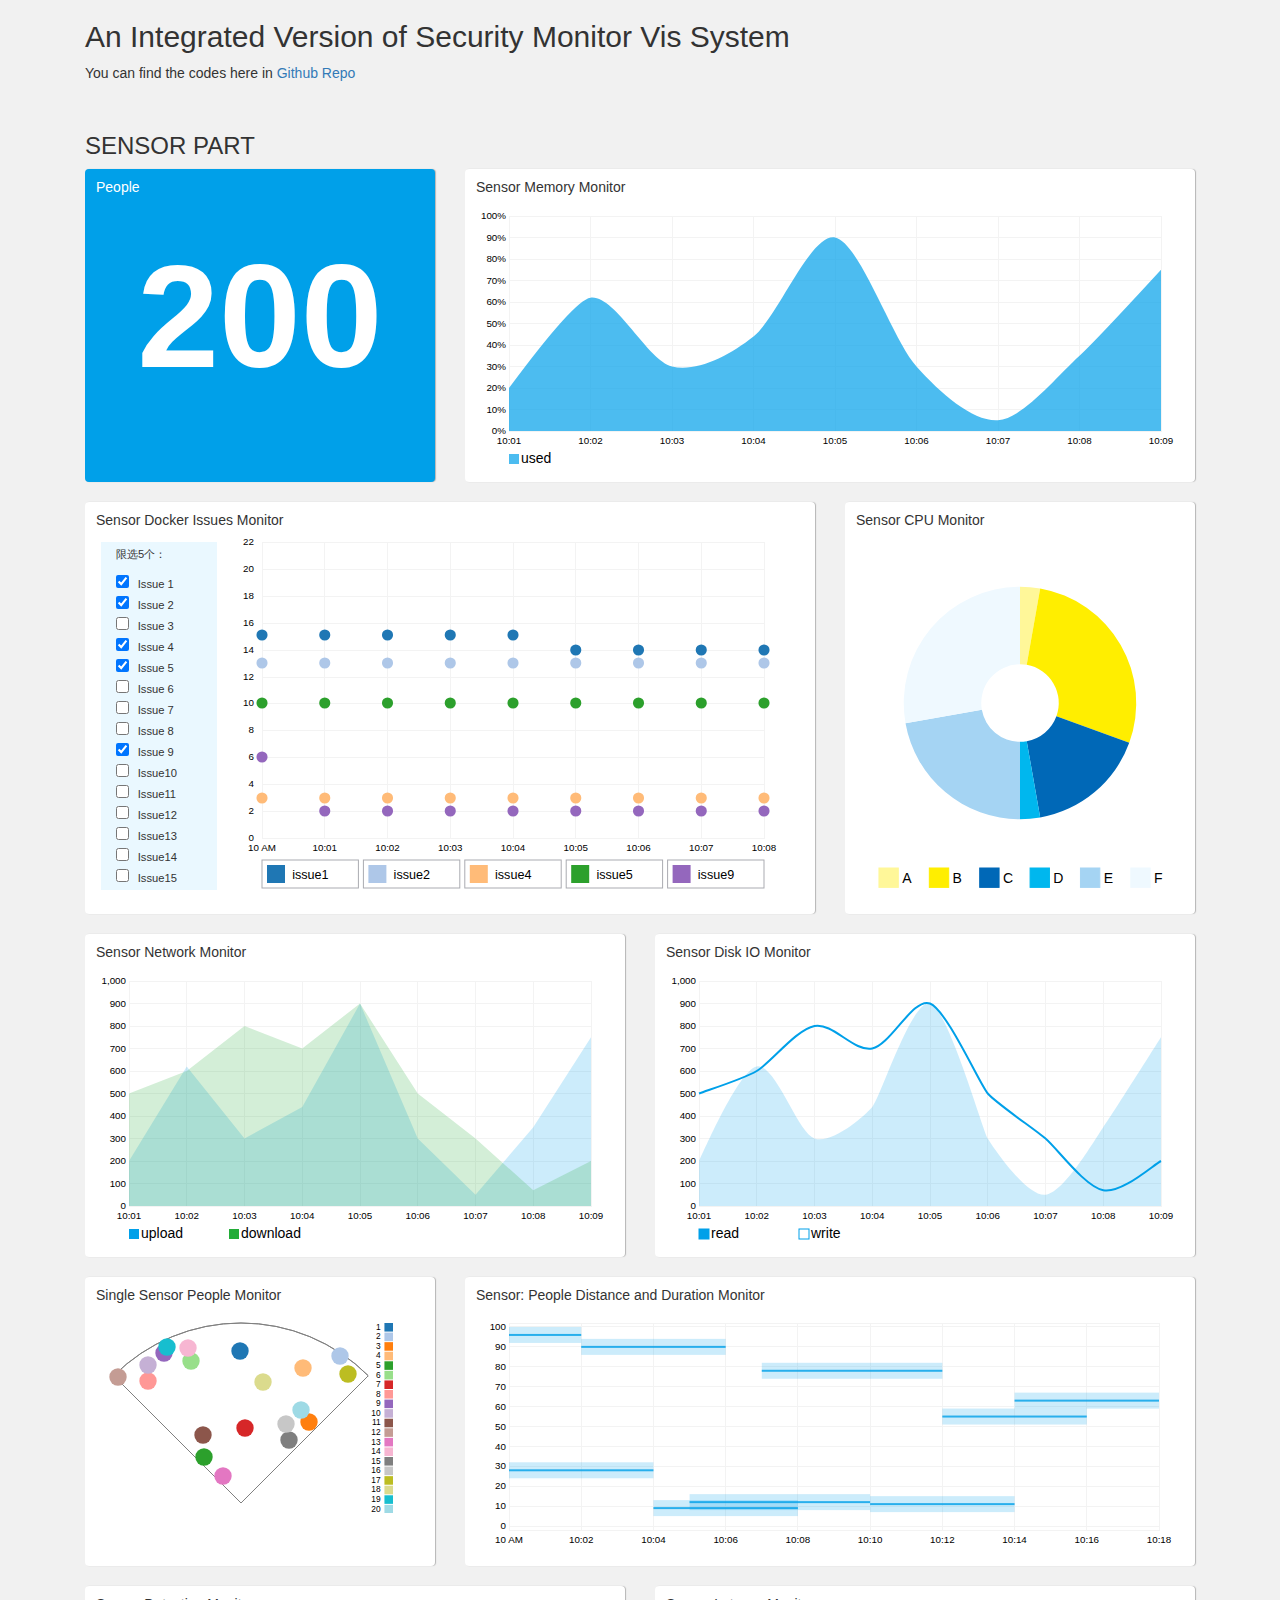
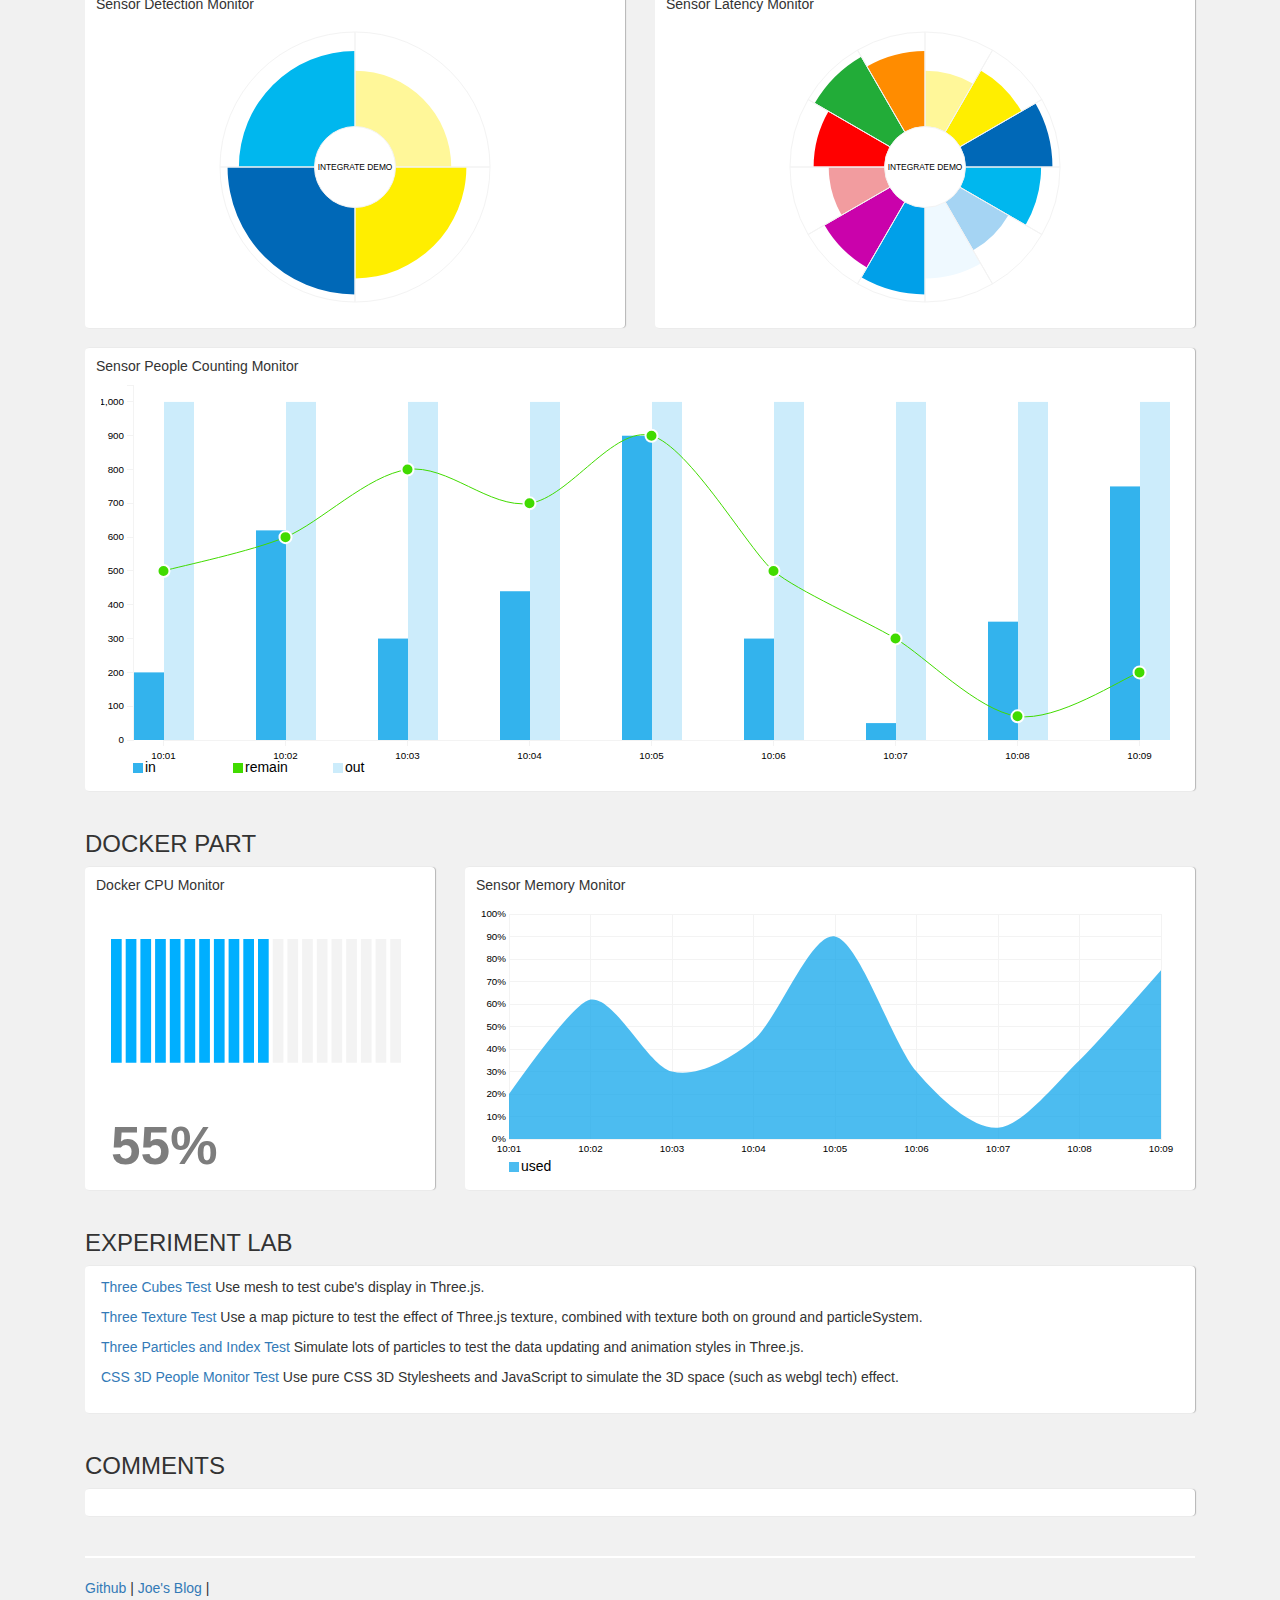
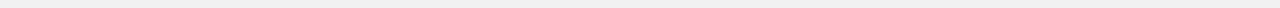
<file: index.html>
<!DOCTYPE html>
<html lang='en'>
<head>
	<title>Home | A Visualization System Prototype of Security Monitoring Product</title>
	<meta charset="utf-8">
	<meta name="viewport" content="width=device-width, initial-scale=1, maximum-scale=1">

	<link rel="stylesheet" type="text/css" href='./stylesheets/bootstrap.min.css'>
	<link rel="stylesheet" type="text/css" href="./stylesheets/style.css">
</head>
<body id='table'>
<div class='container'>
	<div class="col-sm-12 col-md-12">
		<h2>An Integrated Version of Security Monitor Vis System</h2>
		<p>You can find the codes here in <a href="https://github.com/hijiangtao/ss-vis-component/">Github Repo</a></p>
	</div>
</div>

<br>

<div class='container'>
	<div class="col-sm-12 col-md-12">
		<h3>SENSOR PART</h3>
	</div>
	<div class="col-sm-12 col-md-4">
		<div class="panel panel-card people-panel">
			<div class="panel-title">
				<h5 class="no-margin m-b">People</h5>
			</div>
			<div class="panel-body">
				<div id="sensor-moni-text" style="height:250px;">
					<h1>{{people_count}}</h1>
				</div>
			</div>
		</div>
	</div>

	<div class='col-sm-12 col-md-8'>
		<div class="panel panel-card">
			<div class="panel-title">
				<h5 class='no-margin m-b'>Sensor Memory Monitor</h5>
			</div>
			<div class="panel-body">
				<div id="sensor-mem-area-d3" style="height:270px;"></div>
			</div>
		</div>
	</div>

	<div class='col-sm-12 col-md-8'>
		<div class="panel panel-card">
			<div class="panel-title">
				<h5 class='no-margin m-b'>Sensor Docker Issues Monitor</h5>
			</div>
			<div class="panel-body">
				<div class='col-xm-2 col-sm-2 col-md-2 panel-checkbox hidden-xs hidden-sm'>
					<p>限选5个：</p>
					<form id='checkbox_opt'>
						<input id="issue1" class="scatter_checkbox" type="checkbox" name="issue1" value="1" v-on="click:checkOpt" checked="true"/><text> Issue 1</text><br>
						<input id="issue2" class="scatter_checkbox" type="checkbox" name="issue2" value="2" v-on="click:checkOpt" checked="true"/><text> Issue 2</text><br>
						<input id="issue3" class="scatter_checkbox" type="checkbox" name="issue3" value="3" v-on="click:checkOpt"/><text> Issue 3</text><br>
						<input id="issue4" class="scatter_checkbox" type="checkbox" name="issue4" value="4" v-on="click:checkOpt" checked="true"/><text> Issue 4</text><br>
						<input id="issue5" class="scatter_checkbox" type="checkbox" name="issue5" value="5" v-on="click:checkOpt" checked="true"/><text> Issue 5</text><br>
						<input id="issue6" class="scatter_checkbox" type="checkbox" name="issue6" value="6" v-on="click:checkOpt"/><text> Issue 6</text><br>
						<input id="issue7" class="scatter_checkbox" type="checkbox" name="issue7" value="7" v-on="click:checkOpt"/><text> Issue 7</text><br>
						<input id="issue8" class="scatter_checkbox" type="checkbox" name="issue8" value="8" v-on="click:checkOpt"/><text> Issue 8</text><br>
						<input id="issue9" class="scatter_checkbox" type="checkbox" name="issue9" value="9" v-on="click:checkOpt" checked="true"/><text> Issue 9</text><br>
						<input id="issue10" class="scatter_checkbox" type="checkbox" name="issue10" value="10" v-on="click:checkOpt"/><text> Issue10</text><br>
						<input id="issue11" class="scatter_checkbox" type="checkbox" name="issue11" value="11" v-on="click:checkOpt"/><text> Issue11</text><br>
						<input id="issue12" class="scatter_checkbox" type="checkbox" name="issue12" value="12" v-on="click:checkOpt"/><text> Issue12</text><br>
						<input id="issue13" class="scatter_checkbox" type="checkbox" name="issue13" value="13" v-on="click:checkOpt"/><text> Issue13</text><br>
						<input id="issue14" class="scatter_checkbox" type="checkbox" name="issue14" value="14" v-on="click:checkOpt"/><text> Issue14</text><br>
						<input id="issue15" class="scatter_checkbox" type="checkbox" name="issue15" value="15" v-on="click:checkOpt"/><text> Issue15</text><br>
					</form>
				</div>

				<div class='panel-checkbox-xs visible-xs-block visible-sm-block'>
					<p>限选5个：</p>
					<form id='checkbox_opt'>
						<input id="issue1" class="scatter_checkbox" type="checkbox" name="issue1" value="1" v-on="click:checkOpt" checked="true"/><text> Issue 1</text>
						<input id="issue2" class="scatter_checkbox" type="checkbox" name="issue2" value="2" v-on="click:checkOpt" checked="true"/><text> Issue 2</text>
						<input id="issue3" class="scatter_checkbox" type="checkbox" name="issue3" value="3" v-on="click:checkOpt"/><text> Issue 3</text>
						<input id="issue4" class="scatter_checkbox" type="checkbox" name="issue4" value="4" v-on="click:checkOpt" checked="true"/><text> Issue 4</text>
						<input id="issue5" class="scatter_checkbox" type="checkbox" name="issue5" value="5" v-on="click:checkOpt" checked="true"/><text> Issue 5</text>
						<input id="issue6" class="scatter_checkbox" type="checkbox" name="issue6" value="6" v-on="click:checkOpt"/><text> Issue 6</text>
						<input id="issue7" class="scatter_checkbox" type="checkbox" name="issue7" value="7" v-on="click:checkOpt"/><text> Issue 7</text>
						<input id="issue8" class="scatter_checkbox" type="checkbox" name="issue8" value="8" v-on="click:checkOpt"/><text> Issue 8</text>
						<input id="issue9" class="scatter_checkbox" type="checkbox" name="issue9" value="9" v-on="click:checkOpt" checked="true"/><text> Issue 9</text>
						<input id="issue10" class="scatter_checkbox" type="checkbox" name="issue10" value="10" v-on="click:checkOpt"/><text> Issue10</text>
						<input id="issue11" class="scatter_checkbox" type="checkbox" name="issue11" value="11" v-on="click:checkOpt"/><text> Issue11</text>
						<input id="issue12" class="scatter_checkbox" type="checkbox" name="issue12" value="12" v-on="click:checkOpt"/><text> Issue12</text>
						<input id="issue13" class="scatter_checkbox" type="checkbox" name="issue13" value="13" v-on="click:checkOpt"/><text> Issue13</text>
						<input id="issue14" class="scatter_checkbox" type="checkbox" name="issue14" value="14" v-on="click:checkOpt"/><text> Issue14</text>
						<input id="issue15" class="scatter_checkbox" type="checkbox" name="issue15" value="15" v-on="click:checkOpt"/><text> Issue15</text>
					</form>
				</div>

				<div class='col-xm-12 col-sm-12 col-md-10 col-xs-12'>
					<div id="sensor-docker-scatterplot-d3" style="width:100%;height:370px;"></div>
				</div>
			</div>
		</div>
	</div>

	<div class='col-sm-12 col-md-4' >
		<div class="panel panel-card">
			<div class="panel-title">
				<h5 class='no-margin m-b'>Sensor CPU Monitor</h5>
			</div>
			<div class="panel-body">
				<div id="sensor-cpu-donut-d3" style='height:370px;'></div>
			</div>
		</div>
	</div>

	<div class='col-sm-12 col-md-6'>
		<div class="panel panel-card">
			<div class="panel-title">
				<h5 class='no-margin m-b'>Sensor Network Monitor</h5>
			</div>
			<div class="panel-body">
				<div id="sensor-net-area-d3" style="height:280px;"></div>
			</div>
		</div>
	</div>

	<div class='col-sm-12 col-md-6'>
		<div class="panel panel-card">
			<div class="panel-title">
				<h5 class='no-margin m-b'>Sensor Disk IO Monitor</h5>
			</div>
			<div class="panel-body">
				<div id="sensor-disk-multi-d3" style="height:280px;"></div>
			</div>
		</div>
	</div>

	<div class='col-sm-12 col-md-4'>
		<div class="panel panel-card">
			<div class="panel-title">
				<h5 class='no-margin m-b'>Single Sensor People Monitor</h5>
			</div>
			<div class="panel-body">
				<div id="sensor-moni-arcpie-d3" style="height:247px;"></div>
			</div>
		</div>
	</div>

	<div class='col-sm-12 col-md-8'>
		<div class="panel panel-card">
			<div class="panel-title">
				<h5 class='no-margin m-b'>Sensor: People Distance and Duration Monitor</h5>
			</div>
			<div class="panel-body">
				<div id="sensor-dis-dur-timeline-d3" style="height:247px;"></div>
			</div>
		</div>
	</div>

	<div class='col-sm-12 col-md-6'>
		<div class="panel panel-card">
			<div class="panel-title">
				<h5 class='no-margin m-b'>Sensor Detection Monitor</h5>
			</div>
			<div class="panel-body">
				<div id="sensor-detec-aster-d3" style="height:300px;"></div>
			</div>
		</div>
	</div>
	<div class='col-sm-12 col-md-6'>
		<div class="panel panel-card">
			<div class="panel-title">
				<h5 class='no-margin m-b'>Sensor Latency Monitor</h5>
			</div>
			<div class="panel-body">
				<div id="sensor-detec-aster2-d3" style="height:300px;"></div>
			</div>
		</div>
	</div>
	<div class='col-sm-12 col-md-12'>
		<div class="panel panel-card">
			<div class="panel-title">
				<h5 class='no-margin m-b'>Sensor People Counting Monitor</h5>
			</div>
			<div class="panel-body">
				<div id="sensor-count-multi-d3" style="height:400px;"></div>
			</div>
		</div>
	</div>
</div>

<div class='container'>
	<div class="col-sm-12 col-md-12">
		<h3>DOCKER PART</h3>
	</div>

	<div class='col-sm-12 col-md-4'>
		<div class="panel panel-card">
			<div class="panel-title">
				<h5 class='no-margin m-b'>Docker CPU Monitor</h5>
			</div>
			<div class="panel-body">
				<div id="docker-cpu-rect-d3" style="height:280px;"></div>
			</div>
		</div>
	</div>

	<div class='col-sm-12 col-md-8'>
		<div class="panel panel-card">
			<div class="panel-title">
				<h5 class='no-margin m-b'>Sensor Memory Monitor</h5>
			</div>
			<div class="panel-body">
				<div id="docker-mem-area-d3" style="height:280px;"></div>
			</div>
		</div>
	</div>

</div>

<div class='container'>
	<div class="col-sm-12 col-md-12">
		<h3>EXPERIMENT LAB</h3>
	</div>
	<div class="col-sm-12 col-md-12">
		<div class="panel panel-card">
			<div class='panel-title'>
				<h5 class='no-margin m-b'></h5>
			</div>
			<div class="panel-body">
				<p><a href="three-test-cubes.html">Three Cubes Test</a> Use mesh to test cube's display in Three.js.</p>
				<p><a href="three-test-texture.html">Three Texture Test</a> Use a map picture to test the effect of Three.js texture, combined with texture both on ground and particleSystem.</p>
				<p><a href="three-test-index.html">Three Particles and Index Test</a> Simulate lots of particles to test the data updating and animation styles in Three.js.</p>
				<p><a href="css3d-test-people.html">CSS 3D People Monitor Test</a> Use pure CSS 3D Stylesheets and JavaScript to simulate the 3D space (such as webgl tech) effect.</p>
			</div>
		</div>
	</div>

</div>

<div class='container'>
	<div class="col-sm-12 col-md-12">
		<h3>COMMENTS</h3>
	</div>
	<div class="col-sm-12 col-md-12">
		<div class="panel panel-card">
			<div class="panel-title">
				<h5 class='no-margin m-b'></h5>
			</div>
			<div class="panel-body">
				<div class="ds-thread" data-thread-key="ss-vis-component" data-url="http://hijiangtao.github.io/ss-vis-component" data-title="Home | A Visualization System Prototype of Security Monitoring Product" ></div>
				<script type="text/javascript">
				var duoshuoQuery = {short_name:"datablog"};
					(function() {
						var ds = document.createElement('script');
						ds.type = 'text/javascript';ds.async = true;
						ds.src = (document.location.protocol == 'https:' ? 'https:' : 'http:') + '//static.duoshuo.com/embed.js';
						ds.charset = 'UTF-8';
						(document.getElementsByTagName('head')[0] 
						 || document.getElementsByTagName('body')[0]).appendChild(ds);
					})();
				</script>
			</div>
		</div>
	</div>
</div>

<div class='container'>
	<div class="col-sm-12 col-md-12">
		<hr style='border: 1px solid white'>
		<footer>
			<p>
				<a href="https://github.com/hijiangtao/">Github</a> | <a href="https://hijiangtao.github.io/">Joe's Blog</a> | <script src="https://s96.cnzz.com/z_stat.php?id=1000257487&web_id=1000257487" language="JavaScript"></script>
			</p>
		</footer>
	</div>
</div>

<script src='./javascripts/d3.v3.min.js'></script>
<script src='./javascripts/jquery.min.js'></script>
<script src='./javascripts/bootstrap.min.js'></script>
<script src='./javascripts/vue.min.js'></script>

<script src='./javascripts/integrateIndex.js'></script>
<!--<script src='./javascripts/experimentIndex.js'></script>-->
</body>
</html>
</file>
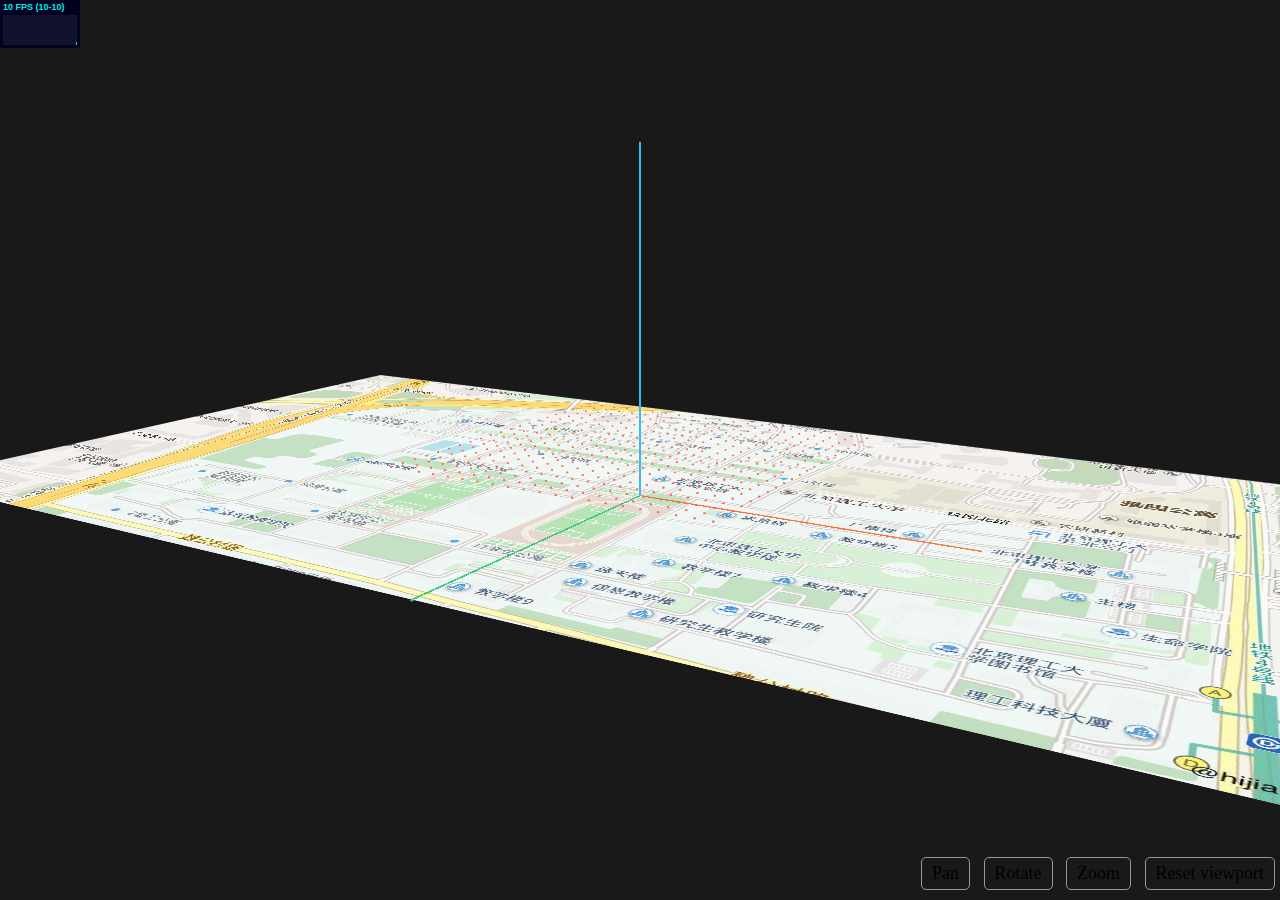
<file: css3d-test-people.html>
<!DOCTYPE html>
<html>
<head>
    <title>CSS3D People Test</title>
    <meta charset="utf-8">
    <meta name="viewport" content="width=device-width, initial-scale=1, maximum-scale=1">

    <link rel="stylesheet" type="text/css" href='stylesheets/bootstrap.min.css'>
    <style type="text/css">
        * {
            margin: 0;
            padding: 0;
        }

        nav {
            position:absolute;
            bottom: 0px;
            right: 0px;
        }
        nav button {
            fill: white;
            color: black;
        }

        body {
            width: 100vw;
            height: 100vh;
            font-family: Trebuchet MS;
            background: #191919;
            user-select: none;
        }

        main {
            width: 100%;
            height: 100%;
            position: absolute;
            overflow: hidden;
        }

        article {
            width: 100%;
            height: 100%;
            position: absolute;
            display: flex;
            justify-content: center;
            align-items: center;
            perspective: 1250px;
        }
        article.pan { cursor: -webkit-grab; }
        article.rotate { cursor: pointer; }
        article.zoom { cursor: n-resize; }

        #perspective {
            margin-top: 100px;
            width: 0;
            height: 0;
            transform-style: preserve-3d;
            transform: rotateX(-20deg) rotateY(-45deg);
        }
        #perspective.reset {
            transition: transform 1s ease-in-out;
        }

        rect {
            stroke: white;
            stroke-width: 1px;
            fill: transparent;
        }
        line {
            stroke: white;
            stroke-width: 1px;
            /*transform-style: preserve-3d;
            transform: rotateX(90deg);*/
        }

        #axis, #graph {
            margin-top: -6px;
            width: 0;
            height: 0;
            position: relative;
            transform-style: preserve-3d;
            transform: rotateX(90deg);
        }

        #axis #X #Y #Z { opacity: 0.4; }

        #X, #Y, #Z, #X div, #Y div, #Z div, .point, .point div {
            width: 2px;
            height: 2px;
            position: absolute;
        }

        #X, #Y, #Z, .point {
            top: -1px;
            left: -1px;
            transform-style: preserve-3d;
        }

        #X { transform: translateX(1px) rotateY( 90deg); }
        #Y { transform: translateY(1px) rotateX(-90deg); }
        #Z { transform: translateZ(1px); }

        #X div { background: #f56931; }
        #Y div { background: #27c26f; }
        #Z div { background: #31bdf5; }
        .projLine{
            top: -1px;
            left: -1px;
            transform-style: preserve-3d;
            transform: translateZ(1px);
            height: 60px;
        }
        .projLine div {
            background: #31bdf5;
        }

        #X .front,  #Y .front,  #Z .front  .projLine .front { transform: translateZ(500px) rotateY(0deg); }
        #X .back,   #Y .back,   #Z .back   .projLine .back  { transform: rotateY(180deg); }
        #X .left,   #Y .left,   #Z .left   { width:  500px; transform: translate3d(-250px, 0, 250px) rotateY(-90deg); }
        #X .right,  #Y .right,  #Z .right  { width:  500px; transform: translate3d(-248px, 0, 250px) rotateY( 90deg); }
        #X .top,    #Y .top,    #Z .top    { height: 500px; transform: translate3d(0, -250px, 250px) rotateX( 90deg); }
        #X .bottom, #Y .bottom, #Z .bottom { height: 500px; transform: translate3d(0, -248px, 250px) rotateX(-90deg); }

        .projLine .left   { width:  60px; transform: translate3d(-250px, 0, 250px) rotateY(-90deg); }
        .projLine .right  { width:  60px; transform: translate3d(-248px, 0, 250px) rotateY( 90deg); }
        .projLine .top    { height: 60px; transform: translate3d(0, -250px, 250px) rotateX( 90deg); }
        .projLine .bottom { height: 60px; transform: translate3d(0, -248px, 250px) rotateX(-90deg); }

        .point div { background: tomato; }

        .point .front  { transform: translateZ( 1px) rotateY(  0deg); }
        .point .back   { transform: translateZ(-1px) rotateY(180deg); }
        .point .left   { transform: translateX(-1px) rotateY(-90deg); }
        .point .right  { transform: translateX( 1px) rotateY( 90deg); }
        .point .top    { transform: translateY(-1px) rotateX( 90deg); }
        .point .bottom { transform: translateY( 1px) rotateX(-90deg); }

        label {
            position: absolute;
            color: #999;
        }
        #info {
            padding: 10px;
            font-size: 50px;
            cursor: pointer;
        }
        aside {
            padding: 28px 10px;
            position: absolute;
            left: 60px;
            opacity: 0;
            pointer-events: none;
            transition: opacity 0.3s ease;
        }
        #info:hover ~ aside {
            opacity: 1;
        }
        p {
            padding: 5px;
            font-size: 16px;
            color: #aaa;
        }
        p:first-child {
            margin-bottom: 10px;
            font-weight: bold;
            font-size: 17px;
        }

        button {
            margin: 10px 5px;
            padding: 5px 10px;
            border: solid 1px #999;
            border-radius: 5px;
            font: 18px Trebuchet MS;
            color: #999;
            background: transparent;
            cursor: pointer;
            outline: none;
        }
        button:hover {
            border-color: #aaa;
            color: #aaa;
        }
        button:active, button.selected {
            color: #eee;
        }
        #menu {
            margin: 15px;
            margin-bottom: 10px;
            padding: 20px;
            width: 100%;
            height: 500px;
            text-align: center;
            font: 18px Trebuchet MS;
            color: #999;
            background: #272727;
        }
        ::-webkit-scrollbar { width: 10px; }
        ::-webkit-scrollbar-thumb {
            border-right: solid 5px #222;
            background: #5f5f5f;
        }

        .bgImg img {
            transform: scale3d(1, 1, 1) translate3d(-1000px, -550px, 0);
        }
    </style>
</head>
<body>
    <div >
        <main>
            <article>
                <section>

                </section>
                <section id="perspective">
                    <section id="axis">
                        <figure class='bgImg'>
                            <img src="img/TextureMap.png">
                        </figure>
                        <figure id="X">
                            <div class="front"></div>
                            <div class="back"></div>
                            <div class="left"></div>
                            <div class="right"></div>
                            <div class="top"></div>
                            <div class="bottom"></div>
                        </figure>
                        <figure id="Y">
                            <div class="front"></div>
                            <div class="back"></div>
                            <div class="left"></div>
                            <div class="right"></div>
                            <div class="top"></div>
                            <div class="bottom"></div>
                        </figure>
                        <figure id="Z">
                            <div class="front"></div>
                            <div class="back"></div>
                            <div class="left"></div>
                            <div class="right"></div>
                            <div class="top"></div>
                            <div class="bottom"></div>
                        </figure>
                    </section>
                    <section id="graph"></section>
                </section>
            </article>
            <nav>
                <button onmousedown="select(this)">Pan</button>
                <button onmousedown="select(this)">Rotate</button>
                <button onmousedown="select(this)">Zoom</button>
                <button onmousedown="resetViewport()">Reset viewport</button>
                <!--<section id="menu">Your menu</section>-->
            </nav>
            <!--<label>‹</label>-->

        </main>
    </div>

    <script src='javascripts/jquery.min.js'></script>
    <script src='javascripts/bootstrap.min.js'></script>

    <script src="javascripts/Detector.js"></script>
    <script src="javascripts/stats.min.js"></script>

    <script type="text/javascript">
        var $ = document.querySelectorAll.bind(document);

        /* -------------------------------- */
        /* ---------- Navigation ---------- */
        /* -------------------------------- */
        var article = $('article')[0];
        var perspective = $('#perspective')[0];
        var buttons = $('button');

        var click = false;
        var cursor = { x: 0, y: 0 };
        var transform = {
            position: { x: 0, y: 0 },
            rotation: { x: 0, y: 0 },
            zoom: 0
        };
        var target = {
            position: { x: 0, y: 0 },
            rotation: { x: -20, y: -45 },
            zoom: 100
        };
        var targetOnDown = {
            position: { x: 0, y: 0 },
            rotation: { x: 0, y: 0 },
            zoom: 0
        };

        article.onmousedown = function(e) {
            if (e.which < 3) {
                if (e.which == 2) article.className = 'pan';
                if (article.className == 'pan')
                    article.style.cursor = '-webkit-grabbing';
                cursor.x = e.pageX;
                cursor.y = e.pageY;
                targetOnDown.position.x = target.position.x;
                targetOnDown.position.y = target.position.y;
                targetOnDown.rotation.x = target.rotation.x;
                targetOnDown.rotation.y = target.rotation.y;
                targetOnDown.zoom = target.zoom;
                click = true;
            }
        };
        article.onmousemove = function(e) {
            if (click) {
                switch (article.className) {
                    case 'pan':    target.position.x = targetOnDown.position.x + e.pageX - cursor.x;
                        target.position.y = targetOnDown.position.y + e.pageY - cursor.y;
                        break;

                    case 'rotate': target.rotation.x = targetOnDown.rotation.x - (e.pageY - cursor.y) * 0.3;
                        target.rotation.y = targetOnDown.rotation.y + (e.pageX - cursor.x) * 0.3;
                        break;

                    case 'zoom':   target.zoom = targetOnDown.zoom - (e.pageY - cursor.y) * 0.4;
                        if (target.zoom < 50) target.zoom = 50;
                        break;
                }
            }
        };
        article.onmouseup = function(e) {
            click = false;
            if (article.className == 'pan')
                article.style.cursor = '';
            if (e.which == 2) returnValue();
        };

        onkeydown = function(e) {
            if (e.altKey) article.className = 'rotate';
        };
        onkeyup = function(e) {
            if (e.keyCode == 18) returnValue();
        };

        article.addEventListener('mousewheel', scroll, false);
        article.addEventListener('DOMMouseScroll', scroll, false);
        function scroll(e) {
            e.preventDefault();
            var delta = (e.wheelDelta) ? e.wheelDelta : - e.detail;
            target.zoom += (delta > 0) ? 15 : -15;
            if (target.zoom < 50) target.zoom = 50;
        }

        function select(button) {
            [].forEach.call(buttons, function(b) { if (b != button) b.removeAttribute('class'); });
            (button.className) ? button.removeAttribute('class') : button.className = 'selected';
            switch (button.innerHTML) {
                case 'Pan': (article.className == 'pan') ? article.removeAttribute('class') : article.className = 'pan'; break;
                case 'Rotate': (article.className == 'rotate') ? article.removeAttribute('class') : article.className = 'rotate'; break;
                case 'Zoom': (article.className == 'zoom') ? article.removeAttribute('class') : article.className = 'zoom'; break;
            }
        }

        function returnValue() {
            for (var i = 0; i < buttons.length; i++)
                if (buttons[i].className == 'selected')
                    var str = buttons[i].innerHTML.toLowerCase();
            if (str) article.className = str;
            else article.removeAttribute('class');
        }

        function resetViewport() {
            target.position.x = target.position.y = 0;
            target.rotation.x = -20;
            target.rotation.y = -45;
            target.zoom = 100;
        }

        var stats = new Stats();

        // align top-left
        stats.domElement.style.position = 'absolute';
        stats.domElement.style.left = '0px';
        stats.domElement.style.top = '0px';

        document.body.appendChild( stats.domElement );

        (function animate() {
            transform.position.x += (target.position.x - transform.position.x) * 0.2;
            transform.position.y += (target.position.y - transform.position.y) * 0.2;
            transform.rotation.x += (target.rotation.x - transform.rotation.x) * 0.1;
            transform.rotation.y += (target.rotation.y - transform.rotation.y) * 0.1;
            transform.zoom += (target.zoom - transform.zoom) * 0.1;

            transform.position.x = parseFloat(transform.position.x.toFixed(2));
            transform.position.y = parseFloat(transform.position.y.toFixed(2));
            transform.rotation.x = parseFloat(transform.rotation.x.toFixed(2));
            transform.rotation.y = parseFloat(transform.rotation.y.toFixed(2));
            transform.zoom = parseFloat(transform.zoom.toFixed(2));

            perspective.style.transform =
                    perspective.style.msTransform =
                            perspective.style.mozTransform =
                                    perspective.style.webkitTransform = 'translate(' + transform.position.x + 'px, ' + transform.position.y + 'px) rotateX(' + transform.rotation.x + 'deg) rotateY(' + transform.rotation.y + 'deg) scale3d(' + transform.zoom / 100 + ', ' + transform.zoom / 100 + ', ' + transform.zoom / 100 + ')';
            requestAnimationFrame(animate);

            stats.update();
        })();

        /* -------------------------------- */
        /* -------- Graph Plotting -------- */
        /* -------------------------------- */


        var graph = $('#graph')[0];

        var svgD = $('#axis')[0];

//        var randomDraw = 0;

        for (var x = -10; x <= 10; x++) {
//            if (randomDraw++ % 2 == 0) break;

            for (var y = -10; y <= 10; y++) {
                var z = Math.pow(x, 2) + Math.pow(y, 2);
                var point = document.createElement('figure');
                point.className = 'point';
                point.innerHTML = '<div class="front"></div><div class="back"></div><div class="left"></div><div class="right"></div><div class="top"></div><div class="bottom"></div>';
                // point.style.transform =
                // point.style.msTransform =
                // point.style.mozTransform =
                point.style.webkitTransform = 'translate3d('+(x*25)+'px,'+(y*25)+'px, 60px)';
                graph.appendChild(point);

                var projection = document.createElement('figure');
                projection.className = 'projLine';
                // projection.id = 'Z';
                // projection.style.height = '60px';

                projection.innerHTML = '<div class="front"></div><div class="back"></div><div class="left"></div><div class="right"></div><div class="top"></div><div class="bottom"></div>';
                projection.style.webkitTransform = 'translate3d('+(x*25)+'px,'+(y*25)+'px, 0px)';
                svgD.appendChild(projection);
                // projection.attr('stroke', 'blue');
            }
        }

    </script>
</body>
</html>
</file>
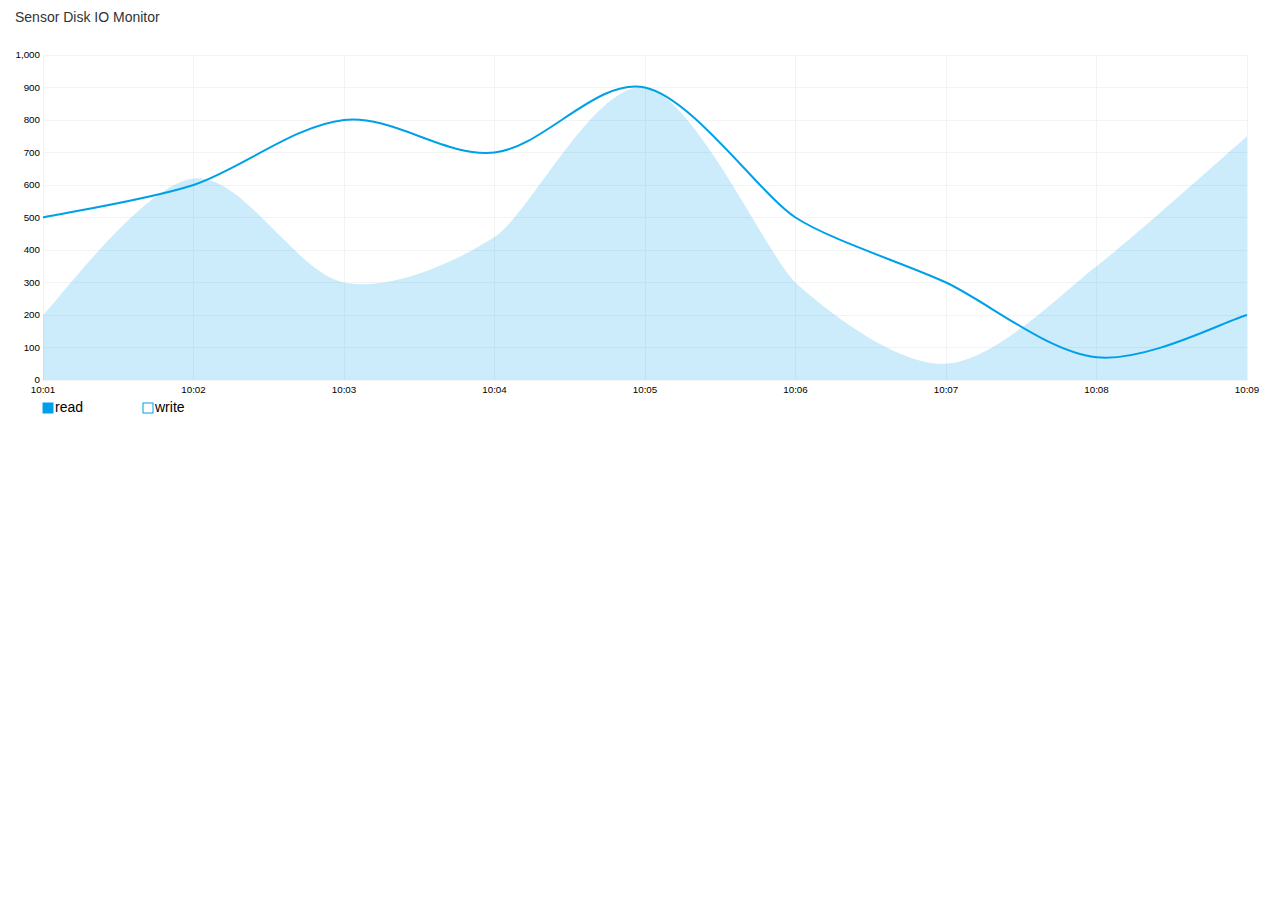
<file: d3-demo-diskio.html>
<!DOCTYPE html>
<html lang='en'>
<head>
	<title>D3 Demo Disk I/O</title>
	<meta charset="utf-8">
	<meta name="viewport" content="width=device-width, initial-scale=1, maximum-scale=1">

	<link rel="stylesheet" type="text/css" href='./stylesheets/bootstrap.min.css'>
	<link rel="stylesheet" type="text/css" href="./stylesheets/style.css">
</head>
<body style="background-color: white;">
<div>
		<div class="col-sm-12 col-md-12">
			<h5 class='no-margin m-b'>Sensor Disk IO Monitor</h5>
		</div>
		<div class="col-sm-12 col-md-12">
			<div id="sensor-disk-multi-d3" style="height:380px;"></div>
		</div>
</div>

<script src='./javascripts/d3.v3.min.js'></script>
<script src='./javascripts/jquery.min.js'></script>
<script src='./javascripts/bootstrap.min.js'></script>

<script>
	var data = [
		{time: '10:01', read: 200, write: 500, total: 1000},
		{time: '10:02', read: 620, write: 600, total: 1000},
		{time: '10:03', read: 300, write: 800, total: 1000},
		{time: '10:04', read: 440, write: 700, total: 1000},
		{time: '10:05', read: 900, write: 900, total: 1000},
		{time: '10:06', read: 300, write: 500, total: 1000},
		{time: '10:07', read: 50, write: 300, total: 1000},
		{time: '10:08', read: 350, write: 70, total: 1000},
		{time: '10:09', read: 750, write: 200, total: 1000}
	];

	var category = ['read', 'write'];

	var drawLine = ['write'],
			drawArea = ['read'];

	var hAxis = 10, mAxis = 10;

	//generation function
	function generate(data, id, lineType, axisNum) {
		var margin = {top: 20, right: 18, bottom: 35, left: 28},
				width = $(id).width() - margin.left - margin.right,
				height = $(id).height() - margin.top - margin.bottom;

		var parseDate = d3.time.format("%H:%M").parse;

		var legendSize = 10,
				legendColor = {'read': 'rgba(0, 160, 233, 1)', 'write': 'rgba(255, 255, 255, 1)'};

		var x = d3.time.scale()
				.range([0, width]);

		var y = d3.scale.linear()
				.range([height, 0]);

		//data.length/10 is set for the garantte of timeseries's fitting effect in svg chart
		var xAxis = d3.svg.axis()
				.scale(x)
				.ticks(d3.time.minutes, Math.floor(data.length / axisNum))
				.tickSize(-height)
				.tickPadding([6])
				.orient("bottom");

		var yAxis = d3.svg.axis()
				.scale(y)
				.ticks(10)
				.tickSize(-width)
				.orient("left");

		var ddata = (function() {
			var temp = {}, seriesArr = [];

			category.forEach(function (name) {
				temp[name] = {category: name, values:[]};
				seriesArr.push(temp[name]);
			});

			data.forEach(function (d) {
				category.map(function (name) {
					temp[name].values.push({'category': name, 'time': parseDate(d['time']), 'num': d[name]});
				});
			});

			return seriesArr;
		})();

		var ldata = (function() {
			var temp = {}, seriesArr = [];

			temp[drawLine[0]] = {category: drawLine[0], values:[]};
			seriesArr.push(temp[drawLine]);

			data.forEach(function (d) {
				drawLine.map(function (name) {
					temp[name].values.push({'category': name, 'time': parseDate(d['time']), 'num': d[name]});
				});
			});

			return seriesArr;
		})();

		var adata = (function() {
			var temp = {}, seriesArr = [];

			temp[drawArea[0]] = {category: drawArea[0], values:[]};
			seriesArr.push(temp[drawArea]);

			data.forEach(function (d) {
				drawArea.map(function (name) {
					temp[name].values.push({'category': name, 'time': parseDate(d['time']), 'num': d[name]});
				});
			});

			return seriesArr;
		})();

		// q = ddata;
		// console.log(ddata);

		x.domain( d3.extent(data, function(d) { return parseDate(d['time']); }) );

		y.domain([
			0,
			d3.max(ddata, function(c) { return d3.max(c.values, function(v) { return v['num']; }); })+100
		]);

		var area = d3.svg.area()
				.x(function(d) { return x(d['time']); })
				.y0(height)
				.y1(function(d) { return y(d['num']); })
				.interpolate(lineType);

		var line = d3.svg.line()
				.interpolate(lineType)
				.x(function(d) { return x(d['time']); })
				.y(function(d) { return y(d['num']); });

		d3.select('#svg-disk').remove();

		var svg = d3.select(id).append("svg")
				.attr("id", "svg-disk")
				.attr("width", width + margin.right + margin.left)
				.attr("height", height + margin.top + margin.bottom)
				.append("g")
				.attr("transform", "translate(" + margin.left + "," + margin.top + ")");

		svg.append("g")
				.attr("class", "x axis")
				.attr("id", "disk-x-axis")
				.attr("transform", "translate(0," + height + ")")
				.call(xAxis);

		svg.append("g")
				.attr("class", "y axis")
				.call(yAxis);

		var path = svg.selectAll(".gPath")
				.data(adata)
				.enter().append("g")
				.attr("class", "gPath");

		path.append("path")
				.attr("d", function(d) { return area(d['values']); })
				.attr("class", 'areaR');

		var lpath = svg.selectAll(".lpath")
				.data(ldata)
				.enter().append("g")
				.attr("class", "lpath");

		lpath.append("path")
				.attr("d", function(d) { return line(d['values']); })
				.attr("class", "areaW");

		var legend = svg.selectAll('.legend')
				.data(category)
				.enter()
				.append('g')
				.attr('class', 'legend')
				.attr('transform', function(d, i) {
					return 'translate(' + (i * 10 * legendSize) + ',' + (height + margin.bottom - legendSize * 1.2) + ')';
				});

		legend.append('rect')
				.attr('width', legendSize)
				.attr('height', legendSize)
				.style('fill', function(d) {
					return legendColor[d]
				})
				.style('stroke', function(d) {
					return legendColor['read'];
				});

		legend.append('text')
				.data(category)
				.attr('x', legendSize * 1.2)
				.attr('y', legendSize / 1.1)
				.text(function(d) {
					return d;
				});

		var points = svg.selectAll(".seriesPoints")
				.data(ddata)
				.enter().append("g")
				.attr("class", "seriesPoints");

		points.selectAll(".tipPoints")
				.data(function (d) { return d['values']; })
				.enter().append("circle")
				.attr("class", "tipPoints")
				.attr("cx", function (d) { return x(d['time']); })
				.attr("cy", function (d) { return y(d['num']); })
				.text(function (d) { return d['num']; })
				.attr("r", "6px")
				.style("fill",function (d) { return legendColor[d['category']]; })
				.style("stroke", function (d) {
					if (d['category'] === 'write')
						return legendColor['read'];
					else
						return legendColor['write'];
				})
				.on("mouseover", function (d) {
					// console.log();
					var currentX = $(this)[0]['cx']['animVal']['value'],
							currentY = $(this)[0]['cy']['animVal']['value'];

					d3.select(this).transition().duration(100).style("opacity", 1);

					var ret = $('circle').filter(function(index) {
						return ($(this)[0]['cx']['animVal']['value'] === currentX && $(this)[0]['cy']['animVal']['value'] !== currentY);
					});

					//to adjust tooltip'x content if read and write data are the same
					var jud = ret.length;

					// console.log(ret.length);

					var mainCate = (function() {
						if (jud === 0)
							return 'read/write';
						else
							return d['category'];
					})();

					var viceCate = (function() {
						if (category[0] === d['category'])
							return category[1];
						else
							return category[0];
					})();

					$.each(ret, function(index, val) {
						// console.log(mainCate + ' | ' + viceCate);

						$(val).animate({
							opacity: "1"
						}, 100);

						$(val).tooltip({
							'container': 'body',
							'placement': 'left',
							'title': viceCate + ' | ' + $(this)[0]['textContent'],
							'trigger': 'hover'
						})
								.tooltip('show');
					});

					svg.append("g")
							.attr("class", "tipDot")
							.append("line")
							.attr("class", "tipDot")
							.transition()
							.duration(50)
							.attr("x1", x(d['time']))
							.attr("x2", x(d['time']))
							.attr("y2", height);

					svg.append("polyline")
							.attr("class", "tipDot")
							.style("fill", "black")
							.attr("points", (x(d['time'])-3.5)+","+(0-2.5)+","+x(d['time'])+","+(0+6)+","+(x(d['time'])+3.5)+","+(0-2.5));

					svg.append("polyline")
							.attr("class", "tipDot")
							.style("fill", "black")
							.attr("points", (x(d['time'])-3.5)+","+(y(0)+2.5)+","+x(d['time'])+","+(y(0)-6)+","+(x(d['time'])+3.5)+","+(y(0)+2.5));

					$(this).tooltip({
						'container': 'body',
						'placement': 'left',
						'title': mainCate + ' | ' + d['num'],
						'trigger': 'hover'
					})
							.tooltip('show');
				})
				.on("mouseout",  function (d) {
					var currentX = $(this)[0]['cx']['animVal']['value'];

					d3.select(this).transition().duration(100).style("opacity", 0);

					var ret = $('circle').filter(function(index) {
						return ($(this)[0]['cx']['animVal']['value'] === currentX);
					});

					$.each(ret, function(index, val) {
						$(val).animate({
							opacity: "0"
						}, 100);

						$(val).tooltip('destroy');
					});

					d3.selectAll('.tipDot').transition().duration(100).remove();

					$(this).tooltip('destroy');
				});

		this.getOpt = function() {
			var axisOpt = new Object();
			axisOpt['x'] = x;
			axisOpt['y'] = y;
			axisOpt['xAxis'] = xAxis;
			axisOpt['width'] = width;
			axisOpt['height'] = height;

			return axisOpt;
		}

		this.getSvg = function() {
			var svgD = new Object();
			svgD['svg'] = svg;
			svgD['points'] = points;
			svgD['area'] = area;
			svgD['path'] = path;
			svgD['lpath'] = lpath;
			svgD['legendColor'] = legendColor;
			svgD['line'] = line;

			return svgD;
		}
	}

	//redraw function
	function redraw(data, id, x, y, xAxis, svg, area, line, path, lpath, points, legendColor, height, axisNum) {
		//format of time data
		var parseDate = d3.time.format("%H:%M").parse;

		var ddata = (function() {
			var temp = {}, seriesArr = [];

			category.forEach(function (name) {
				temp[name] = {category: name, values:[]};
				seriesArr.push(temp[name]);
			});

			data.forEach(function (d) {
				category.map(function (name) {
					temp[name].values.push({'category': name, 'time': parseDate(d['time']), 'num': d[name]});
				});
			});

			return seriesArr;
		})();

		var ldata = (function() {
			var temp = {}, seriesArr = [];

			temp[drawLine[0]] = {category: drawLine[0], values:[]};
			seriesArr.push(temp[drawLine]);

			data.forEach(function (d) {
				drawLine.map(function (name) {
					temp[name].values.push({'category': name, 'time': parseDate(d['time']), 'num': d[name]});
				});
			});

			return seriesArr;
		})();

		var adata = (function() {
			var temp = {}, seriesArr = [];

			temp[drawArea[0]] = {category: drawArea[0], values:[]};
			seriesArr.push(temp[drawArea]);

			data.forEach(function (d) {
				drawArea.map(function (name) {
					temp[name].values.push({'category': name, 'time': parseDate(d['time']), 'num': d[name]});
				});
			});

			return seriesArr;
		})();

		// console.log(ddata);
		// console.log(adata);
		// console.log(ldata);

		x.domain( d3.extent(data, function(d) { return parseDate(d['time']); }) );
		xAxis.ticks(d3.time.minutes, Math.floor(data.length / axisNum));

		svg.select("#disk-x-axis")
				.transition()
				.duration(200)
				.ease("sin-in-out")
				.call(xAxis);

		//different area line updating

		path.select("path")
				.data(adata)
				.transition()
				.duration(200)
				.attr("d", function(d) { return area(d['values']); })
				.attr("class", 'areaR');

		lpath.select("path")
				.data(ldata)
				.transition()
				.duration(200)
				.attr("d", function(d) { return line(d['values']); })
				.attr("class", 'areaW');

		//circle updating

		points.selectAll(".tipPoints")
				.data(function (d) { return d['values']; })
				.attr("class", "tipPoints")
				.attr("cx", function (d) { return x(d['time']); })
				.attr("cy", function (d) { return y(d['num']); });

		// //draw new dot

		// console.log(ddata);
		points.data(ddata);

		points.selectAll(".tipPoints")
				.data(function (d) {
					return d['values'];
				})
				.enter().append("circle")
				.attr("class", "tipPoints")
				.attr("cx", function (d) { return x(d['time']); })
				.attr("cy", function (d) { return y(d['num']); })
				.text(function (d) { return d['num']; })
				.attr("r", "6px")
				.style("fill",function (d) { return legendColor[d['category']]; })
				.style("stroke", function (d) {
					if (d['category'] === 'write')
						return legendColor['read'];
					else
						return legendColor['write'];
				})
				.on("mouseover", function (d) {
					// console.log();
					var currentX = $(this)[0]['cx']['animVal']['value'],
							currentY = $(this)[0]['cy']['animVal']['value'];

					d3.select(this).transition().duration(100).style("opacity", 1);

					var ret = $('circle').filter(function(index) {
						return ($(this)[0]['cx']['animVal']['value'] === currentX && $(this)[0]['cy']['animVal']['value'] !== currentY);
					});

					//to adjust tooltip'x content if read and write data are the same
					var jud = ret.length;

					var mainCate = (function() {
						if (jud === 0)
							return 'read/write';
						else
							return d['category'];
					})();

					var viceCate = (function() {
						if (category[0] === d['category'])
							return category[1];
						else
							return category[0];
					})();

					$.each(ret, function(index, val) {
						$(val).animate({
							opacity: "1"
						}, 100);

						$(val).tooltip({
							'container': 'body',
							'placement': 'left',
							'title': viceCate + ' | ' + $(this)[0]['textContent'],
							'trigger': 'hover'
						})
								.tooltip('show');
					});

					svg.append("g")
							.attr("class", "tipDot")
							.append("line")
							.attr("class", "tipDot")
							.transition()
							.duration(50)
							.attr("x1", x(d['time']))
							.attr("x2", x(d['time']))
							.attr("y2", height);

					svg.append("polyline")
							.attr("class", "tipDot")
							.style("fill", "black")
							.attr("points", (x(d['time'])-3.5)+","+(0-2.5)+","+x(d['time'])+","+(0+6)+","+(x(d['time'])+3.5)+","+(0-2.5));

					svg.append("polyline")
							.attr("class", "tipDot")
							.style("fill", "black")
							.attr("points", (x(d['time'])-3.5)+","+(y(0)+2.5)+","+x(d['time'])+","+(y(0)-6)+","+(x(d['time'])+3.5)+","+(y(0)+2.5));

					$(this).tooltip({
						'container': 'body',
						'placement': 'left',
						'title': mainCate + ' | ' + d['num'],
						'trigger': 'hover'
					})
							.tooltip('show');
				})
				.on("mouseout",  function (d) {
					var currentX = $(this)[0]['cx']['animVal']['value'];

					d3.select(this).transition().duration(100).style("opacity", 0);

					var ret = $('circle').filter(function(index) {
						return ($(this)[0]['cx']['animVal']['value'] === currentX);
					});

					$.each(ret, function(index, val) {
						$(val).animate({
							opacity: "0"
						}, 100);

						$(val).tooltip('destroy');
					});

					d3.selectAll('.tipDot').transition().duration(100).remove();

					$(this).tooltip('destroy');
				});

		//remove old dot
		points.selectAll("circle")
				.data(function (d) { return d['values']; })
				.exit()
				.transition()
				.duration(200)
				.remove();

	}

	//inits chart
	var sca = new generate(data, "#sensor-disk-multi-d3", "monotone", 6);

	//dynamic data and chart update
	setInterval(function() {
		//update donut data
		data.push({time: hAxis + ":" + mAxis, read: Math.random()*700+200, write: Math.random()*500+400, total: 1000});

		// console.log(tAxis);
		if(mAxis === 59) {
			hAxis++;
			mAxis=0;
		}
		else {
			mAxis++;
		}

		if (Object.keys(data).length === 60) data.shift();

		redraw(data, "#sensor-disk-multi-d3", sca.getOpt()['x'], sca.getOpt()['y'], sca.getOpt()['xAxis'], sca.getSvg()['svg'], sca.getSvg()['area'], sca.getSvg()['line'], sca.getSvg()['path'], sca.getSvg()['lpath'], sca.getSvg()['points'], sca.getSvg()['legendColor'], sca.getOpt()['height'], 6);
	}, 3000);
</script>
</body>
</html>
</file>
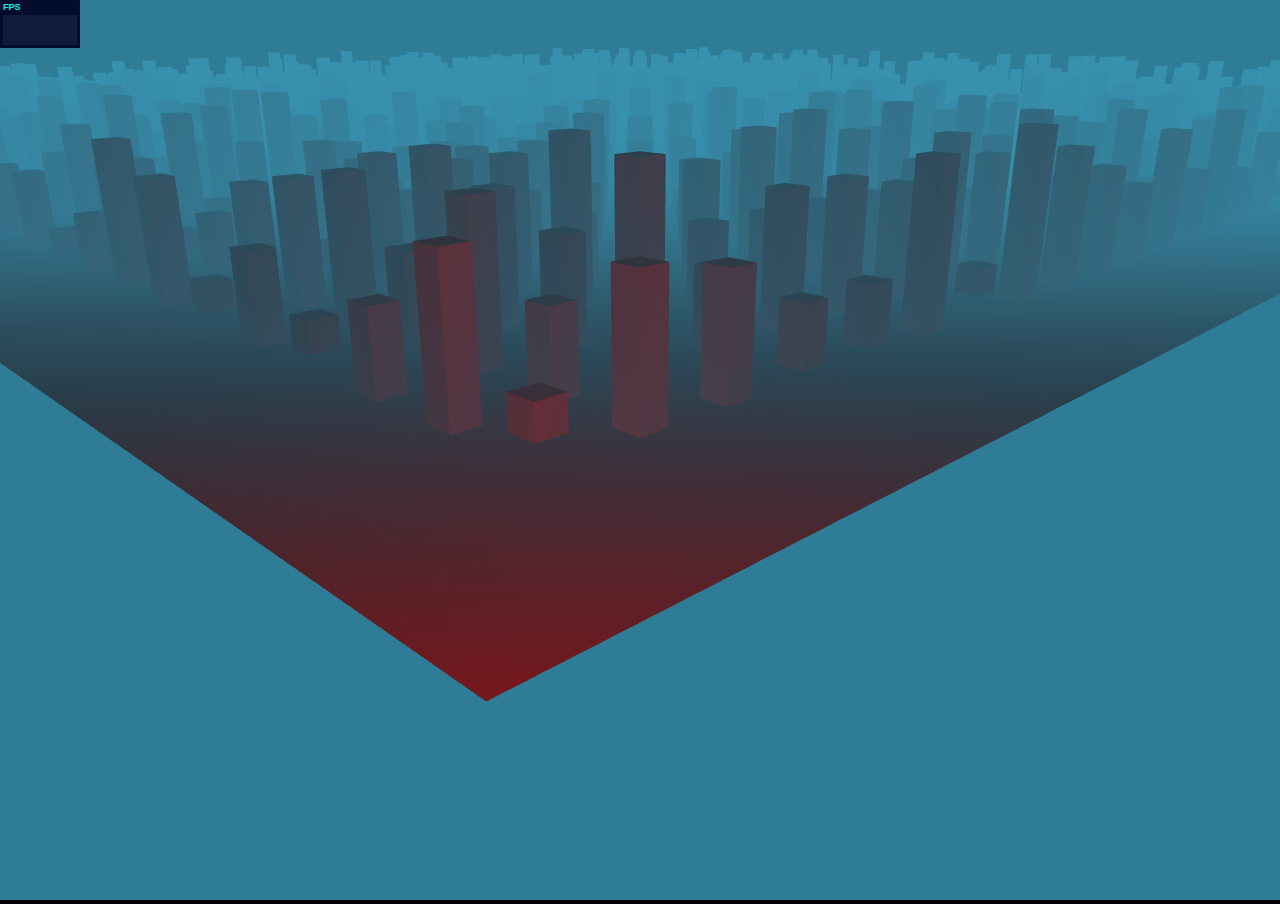
<file: three-test-cubes.html>
<!DOCTYPE html>
<html lang="en">
<head>
    <meta charset="UTF-8">
    <title>Three Cubes Test</title>

    <link rel="stylesheet" type="text/css" href="stylesheets/threeStylesheet.css">
</head>
<body>
    <div id="WebGL-output"></div>

    <script src='javascripts/jquery.min.js'></script>
    <script src='javascripts/three.min.js'></script>
    <script src='javascripts/TrackballControls.js'></script>
    <script src="javascripts/Detector.js"></script>
    <script src="javascripts/stats.min.js"></script>

    <!-- Script for creating cubes in the space-->
    <script>
        var scene = new THREE.Scene();
        var camera = new THREE.PerspectiveCamera(45, window.innerWidth /     window.innerHeight, 0.1, 1000);
        var renderer = new THREE.WebGLRenderer( { antialias: true } );

        var controls;

        renderer.setSize(window.innerWidth, window.innerHeight);

        renderer.setClearColor(0x2e7c95);
        scene.fog = new THREE.FogExp2( 0x3690ae, 0.0085 );

        var groundGeo = new THREE.PlaneGeometry(400,400,4,4);
        var groundMat = new THREE.MeshPhongMaterial({color:0x244876});
        groundMat.shininess = 100;
        var ground = new THREE.Mesh(groundGeo,groundMat);
        scene.add(ground);

        ground.position.x = 180;
        ground.position.y = 0;
        ground.position.z = -190;
        ground.rotation.x = -1.55;

        camera.position.x = -45;
        camera.position.y = 25;
        camera.position.z = 45;

        camera.rotation.y = 0.8;
        camera.rotation.z = 0.5;
        camera.rotation.x = 0.5;

        // lights

        light = new THREE.DirectionalLight( 0xff0000 );
        light.position.set( 1, 1, 1 );
        scene.add( light );

        light = new THREE.DirectionalLight( 0xff0000 );
        light.position.set( -1, -1, -1 );
        scene.add( light );

//        light = new THREE.AmbientLight( 0xff0000 );
//        scene.add( light );

        var directionalLight = new THREE.DirectionalLight( 0xff0000, 1 );
        directionalLight.position.set( -20, 10, 30 );
        scene.add( directionalLight );

        var pointLight = new THREE.PointLight( 0xff0000, 10, 100 );
//        pointLight.position.set( 10, 10, 10 );
        scene.add(pointLight);

        var monolith = [];
        var monolithGeo = new THREE.CubeGeometry( 3,3,3 );
        var monolithMat = new THREE.MeshPhongMaterial( { color: 0x244876 });
        monolithMat.shininess = 100;
        var monolithRow = [];
        var rowZ = 0;

        for (r=0; r<35; r++){
            rowZ -= 10;

            for (i=0; i<35; i++){
                monolith[i] = new THREE.Mesh(monolithGeo, monolithMat);
                monolith[i].position.x = i*10;
                monolith[i].position.y = 0;
                monolith[i].position.z = rowZ;

                var rand = Math.ceil(Math.random()*10);
                monolith[i].scale.y = rand;
                scene.add(monolith[i]);
            }
        }

        controls = new THREE.TrackballControls( camera );

        controls.rotateSpeed = 1.0;
        controls.zoomSpeed = 1.2;
        controls.panSpeed = 0.8;

        controls.noZoom = false;
        controls.noPan = false;

        controls.staticMoving = true;
        controls.dynamicDampingFactor = 0.3;

        controls.keys = [ 65, 83, 68 ];

        controls.addEventListener( 'change', render );

        // STATS1

        var stats = new Stats();

        // align top-left
        stats.domElement.style.position = 'absolute';
        stats.domElement.style.left = '0px';
        stats.domElement.style.top = '0px';

        document.body.appendChild( stats.domElement );

        animate();
        render();

        function animate() {
            requestAnimationFrame( animate );
            controls.update();

            stats.update();

        }

        function render(){
            pointLight.position.set(camera.position.x,camera.position.y,camera.position.z);

            renderer.render(scene, camera);
        };

        $("#WebGL-output").append(renderer.domElement);
    </script>
</body>
</html>
</file>
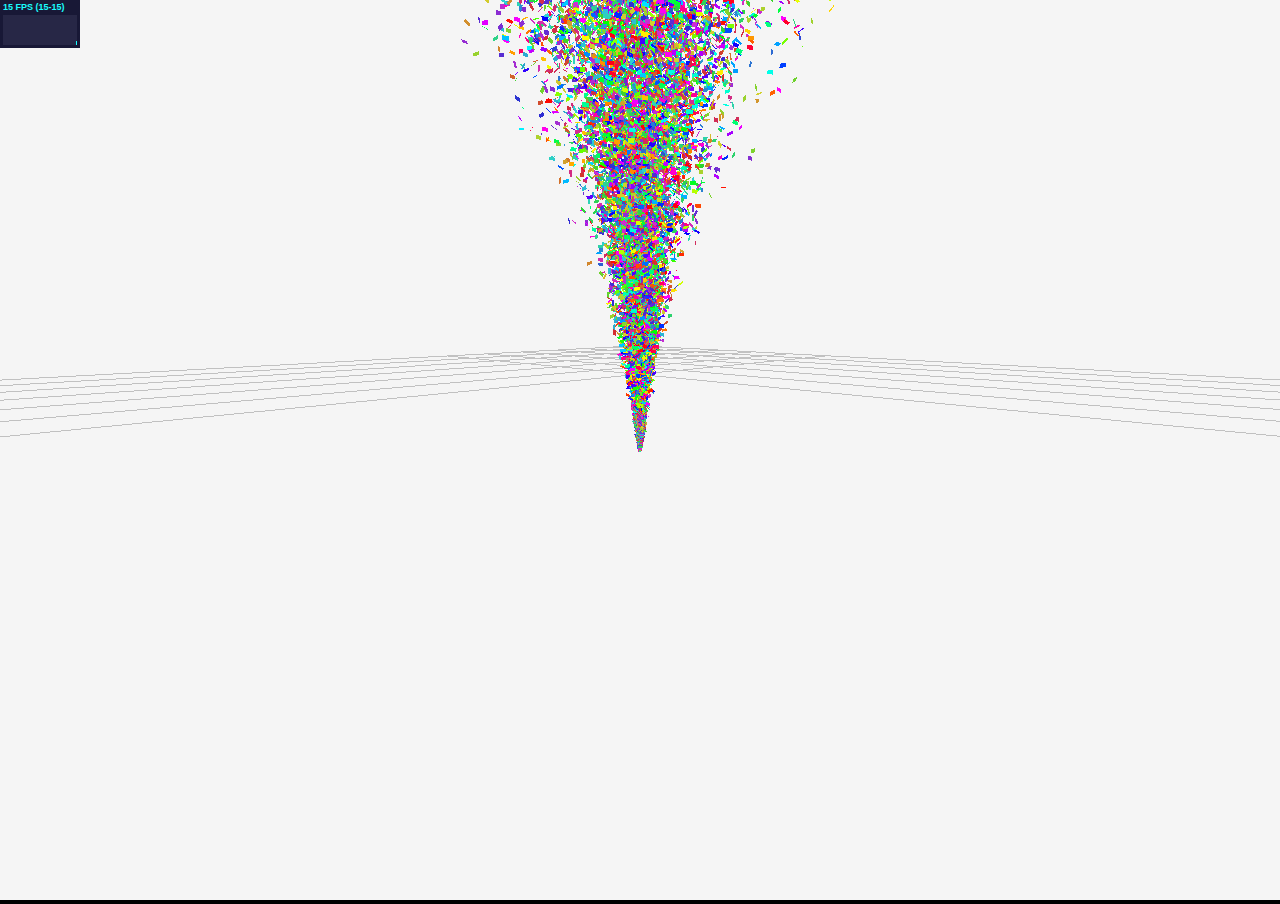
<file: three-test-index.html>
<!DOCTYPE html>
<html >
  <head>
    <meta charset="UTF-8">
    <title>A stupendous amount of confetti</title>

      <link rel="stylesheet" type="text/css" href="stylesheets/threeStylesheet.css">
    
  </head>

  <body>

    <div id="container"></div>

    <script type="x-shader/x-vertex" id="vertexShader">
        // delay and duration are used to calculate animation progress (0-1) for each vertex
        attribute vec2 aAnimation;
        // movement delta
        attribute vec3 aTranslation;
        // first control point for cubic bezier path
        attribute vec3 aControlPoint0;
        // second control point for cubic bezier path
        attribute vec3 aControlPoint1;
        // arbitrary normalized axis (x, y, z) and rotation (w) for quaternian rotation
        attribute vec4 aAxisAngle;
        // front vertex color
        attribute vec3 aFrontColor;
        // back vertex color
        attribute vec3 aBackColor;

        // time passed from the cpu
        uniform float uTime;

        varying vec3 vFrontColor;
        varying vec3 vBackColor;

        vec3 rotateVector(vec4 q, vec3 v)
        {
            return v + 2.0 * cross(q.xyz, cross(q.xyz, v) + q.w * v);
        }

        vec4 quatFromAxisAngle(vec3 axis, float angle)
        {
            float halfAngle = angle * 0.5;

            return vec4(axis.xyz * sin(halfAngle), cos(halfAngle));
        }

        vec3 cubicBezier(vec3 p0, vec3 p1, vec3 c0, vec3 c1, float t)
        {
            vec3 tp;
            float tn = 1.0 - t;

            tp.xyz = tn * tn * tn * p0.xyz + 3.0 * tn * tn * t * c0.xyz + 3.0 * tn * t * t * c1.xyz + t * t * t * p1.xyz;

            return tp;
        }

        // t = time, b = begin value, c = change in value, d = duration
        float easeOutCubic(float t, float b, float c, float d) {
            return c * ((t = t / d - 1.0) * t * t + 1.0) + b;
        }
        float easeOutQuart(float t, float b, float c, float d) {
            return -c * ((t = t / d - 1.0) * t * t * t - 1.0) + b;
        }
        float easeOutQuint(float t, float b, float c, float d) {
            return c * ((t = t / d - 1.0) * t * t * t * t + 1.0) + b;
        }

        void main()
        {
            // determine progress based on time, duration and delay
            float tDelay = aAnimation.x;
            float tDuration = aAnimation.y;
            float tTime = clamp(uTime - tDelay, 0.0, tDuration);
            float tProgress = easeOutQuart(tTime, 0.0, 1.0, tDuration);

            vec3 tPosition = position;
            vec4 tQuat = quatFromAxisAngle(aAxisAngle.xyz, aAxisAngle.w * tProgress);

            // calculate rotation (before translation)
            tPosition = rotateVector(tQuat, tPosition);

            // calculate position on bezier curve
            vec3 tp0 = tPosition;
            vec3 tp1 = tPosition + aTranslation;
            vec3 tc0 = tPosition + aControlPoint0;
            vec3 tc1 = tPosition + aControlPoint1;
            tPosition = cubicBezier(tp0, tp1, tc0, tc1, tProgress);

            // pass colors to fragment shader
            vFrontColor = aFrontColor;
            vBackColor = aBackColor;

            // determine screen position
            gl_Position = projectionMatrix * modelViewMatrix * vec4(tPosition, 1.0);
        }
    </script>

    <script type="x-shader/x-fragment" id="fragmentShader">
        varying vec3 vFrontColor;
        varying vec3 vBackColor;

        void main()
        {
            if (gl_FrontFacing)
            {
                gl_FragColor = vec4(vFrontColor, 1.0);
            }
            else
            {
                gl_FragColor = vec4(vBackColor, 1.0);
            }

        }
    </script>
    <script src='javascripts/three.min.js'></script>
    <script src='javascripts/OrbitControls.js'></script>

    <script src="javascripts/Detector.js"></script>
    <script src="javascripts/stats.min.js"></script>
    <script src="javascripts/three-test-index.js"></script>
    
  </body>
</html>
</file>
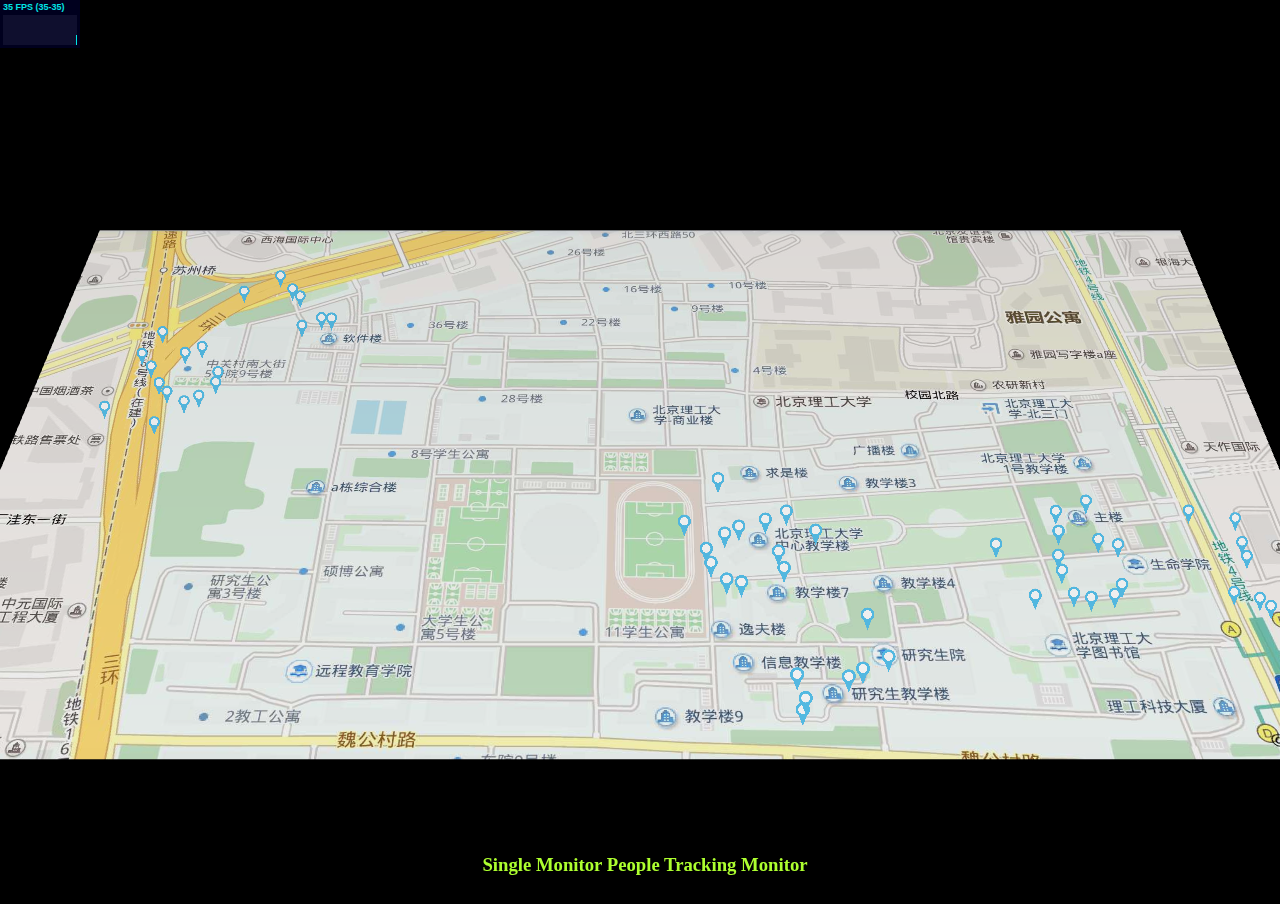
<file: three-test-texture.html>
<!DOCTYPE html>
<html lang="en">
<head>
    <meta charset="UTF-8">
    <title>Three Cubes Test</title>

    <link rel="stylesheet" type="text/css" href="stylesheets/threeStylesheet.css">
</head>
<body>
    <div id="livingmap"></div>

    <script src='javascripts/jquery.min.js'></script>

    <script src='javascripts/three.min.js'></script>
    <script src='javascripts/TrackballControls.js'></script>
    <script src="javascripts/Detector.js"></script>
    <script src="javascripts/stats.min.js"></script>

    <script src="javascripts/vue.min.js"></script>

    <!-- Script for creating cubes in the space-->
    <script src="javascripts/livingMap.js"></script>

    <div id="info"><h3>Single Monitor People Tracking Monitor</h3></div>
</body>
</html>
</file>
<file: stylesheets/style.css>
body {
	background-color: #f1f1f1;
}

.people-panel {
	background-color: #00a0e9 !important;
	color: #ffffff;
}
.people-panel h1 {
	font-size: 10.5em;
	font-weight: bold;
	text-align: center;
	padding-top: 20px;
}

.panel-title h5 {
	padding-left: 10px;
	margin-bottom: 0px;
}

.panel-body {
	padding-top: 0px;
}

.panel-card {
	box-shadow: 1px 0px 1px rgba(0, 0, 0, 0.25);
	background-color: white;
}

.container h1 {
/*     text-align: center; */
}

/*START: STYLESHEETS FOR VIS CHARTS*/

/*STYLESHEETS FOR SENSOR MEMORY*/
.axis path,
.axis line {
    fill: none;
    stroke: #f3f3f3;
    shape-rendering: crispEdges;
}

.axis text {
    font-size: .7em;
    color: #a0a0a0;
}

.areaM {
    fill: rgba(0, 160, 233, 0.7);
}

.memtipPoints {
    stroke: white;
    stroke-width: 2px;
    opacity: 0;
    fill: #00a0e9;
}

.tipDot {
    stroke: black;
    stroke-width: 0.5px;
}

/*STYLESHEETS FOR SENSOR DOCKER ISSUES*/
.panel-checkbox {
    background-color:#eaf8ff; 
    top:14px; 
    padding-left:15px; 
    padding-right: 0px;
    padding-top: 4px;
    margin-bottom: 5px;
    height:348px;
    /*max-width: 10em;*/
}
.panel-checkbox text {
    font-size: .8em;
    fill: #000000;
    margin-left: .5em;
}
.panel-checkbox p {
    font-size: .8em;
    fill: #000000;
}
.panel-checkbox input {
    margin-top: 3px;
    padding-top: 2px;
}

.panel-checkbox-xs {
    background-color:#eaf8ff; 
    margin-top: 10px;
    margin-left: 24px;
    margin-right: 10px; 
    padding: 4px;
    /*max-width: 10em;*/
}
.panel-checkbox-xs text {
    font-size: .8em;
    fill: #000000;
    margin-left: .5em;
}
.panel-checkbox-xs p {
    font-size: .8em;
    fill: #000000;
}
.panel-checkbox-xs input {
    margin-top: 2px;
}

.scatter_checkbox text{
    font-size: .3em;
}

.legendRect {
    stroke: #aaabb1;
    stroke-width: 1px;
    fill: none;
}

.scatter_circle {
    stroke: none;
}

/*STYLESHEETS FOR SENSOR CPU*/
.donutCenterText {
    font-size: 1.5em;
    font-weight: bold;
}

/*STYLESHEETS FOR SENSOR NETWORK*/
.areaU {
    fill: rgba(0, 160, 233, 0.2);
}

.areaD {
    fill: rgba(34, 172, 56, 0.2);
}

.tipPoints {
    stroke: white;
    stroke-width: 2px;
    opacity: 0;
}

.tipNetPoints {
    stroke: white;
    stroke-width: 2px;
    opacity: 0;
}

.tipDot {
    stroke: black;
    stroke-width: 0.5px;
}

/*STYLESHEETS FOR SENSOR DISK*/
.areaR {
    fill: rgba(0, 160, 233, 0.2);
}

.areaW {
    fill: none;
    stroke: rgba(0, 160, 233, 1);
    stroke-width: 2px;
}

/*STYLESHEETS FOR SENSOR PEOPLE MONITOR*/
.monitorCircle {
    fill: #222;
    stroke: #000;
    stroke-width: 0em;
}

.moniOutlineArc {
    fill: none;
    stroke: gray;
    stroke-width: 1;
}

/*STYLESHEETS FOR SENSOR TIMELINE CHART*/
.timeRect {
  	opacity: 1;
}

.innertimeRect {
    fill: rgba(0, 160, 233, 0.8);
}
.outertimeRect {
    fill: rgba(0, 160, 233, .2);
}

/*STYLESHEETS FOR SENSOR DETECTION AND LATENCY MONITOR*/
.outlineAsterArc {
    fill: none;
    stroke: #f3f3f3;
}

.solidAsterArc {
    stroke: none;
    -moz-transition: all 0.3s;
    -o-transition: all 0.3s;
    -webkit-transition: all 0.3s;
    transition: all 0.3s;
}
.solidAsterArc:hover {
    fill: orangered ;
}

.asterCenterText {
    font-size: .6em;
    text-anchor: middle;
}

/*STYLESHEETS FOR DOCKER CPU*/
.dockerCpuText {
    font-size: 3.8em;
    font-weight: bold;
    fill: #7d7d7d;
}

/*STYLESHEETS FOR DOCKER MEMORY*/
.areaDM {
    fill: rgba(0, 160, 233, 0.7);
}

.memtipDPoints {
    stroke: white;
    stroke-width: 2px;
    opacity: 0;
    fill: #00a0e9;
}

/*STYLESHEETS FOR 3D POPULATION GLOBE*/
.panel-globe {
    background-color: black;
    color: white;
}

/*STYLESHEETS FOR SENSOR COUNTING CHART*/
.countRemainPath {
    fill: none;
}

.countInBar {
    fill: none;
    stroke: rgba(0, 160, 233, 1);
    stroke-width: 2px;
}

.countOutBar {
    fill: none;
    stroke: rgba(0, 233, 160, 1);
    stroke-width: 2px;
}

.tipCountPoints {
    stroke-width: 2px;
    opacity: 1;
    fill: #41DB00;
    stroke: white;
}

/*END: STYLESHEETS FOR VIS CHARTS*/
</file>
<file: stylesheets/threeStylesheet.css>
body{
    padding:0px;
    margin:0px;
    overflow: hidden;
    color: #ffffff;
    background-color: #000000;
}

#info {
    position: absolute;
    bottom: 0px;
    width: 100%;
    padding: 5px;
    text-align: center;
    margin-left: auto;
    margin-right: auto;
    horiz-align: center;
}
#info h3 {
    font-weight: bold;
    color: greenyellow;
}
</file>
